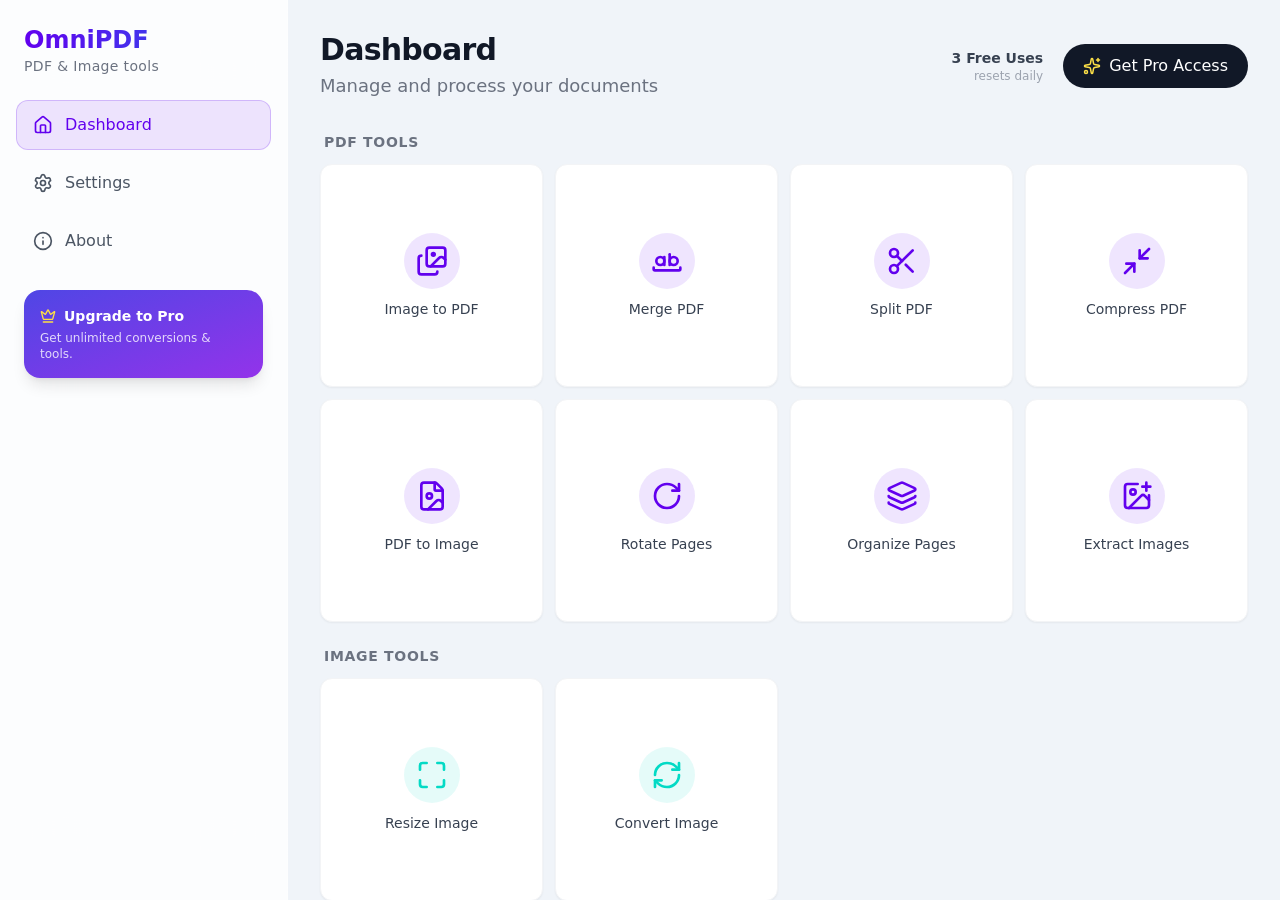
<file: index.html>
<!doctype html>
<html lang="en">
  <head>
    <meta charset="UTF-8" />
    <link rel="icon" type="image/jpeg" href="./logo.jpg" />
    <meta name="viewport" content="width=device-width, initial-scale=1.0" />
    <title>OmniPDF</title>
    <script type="module" crossorigin src="./assets/index-D6THERoc.js"></script>
    <link rel="stylesheet" crossorigin href="./assets/index-CaWhAJYV.css">
  <link rel="manifest" href="./manifest.webmanifest"></head>
  <body>
    <div id="root"></div>
  </body>
</html>
</file>
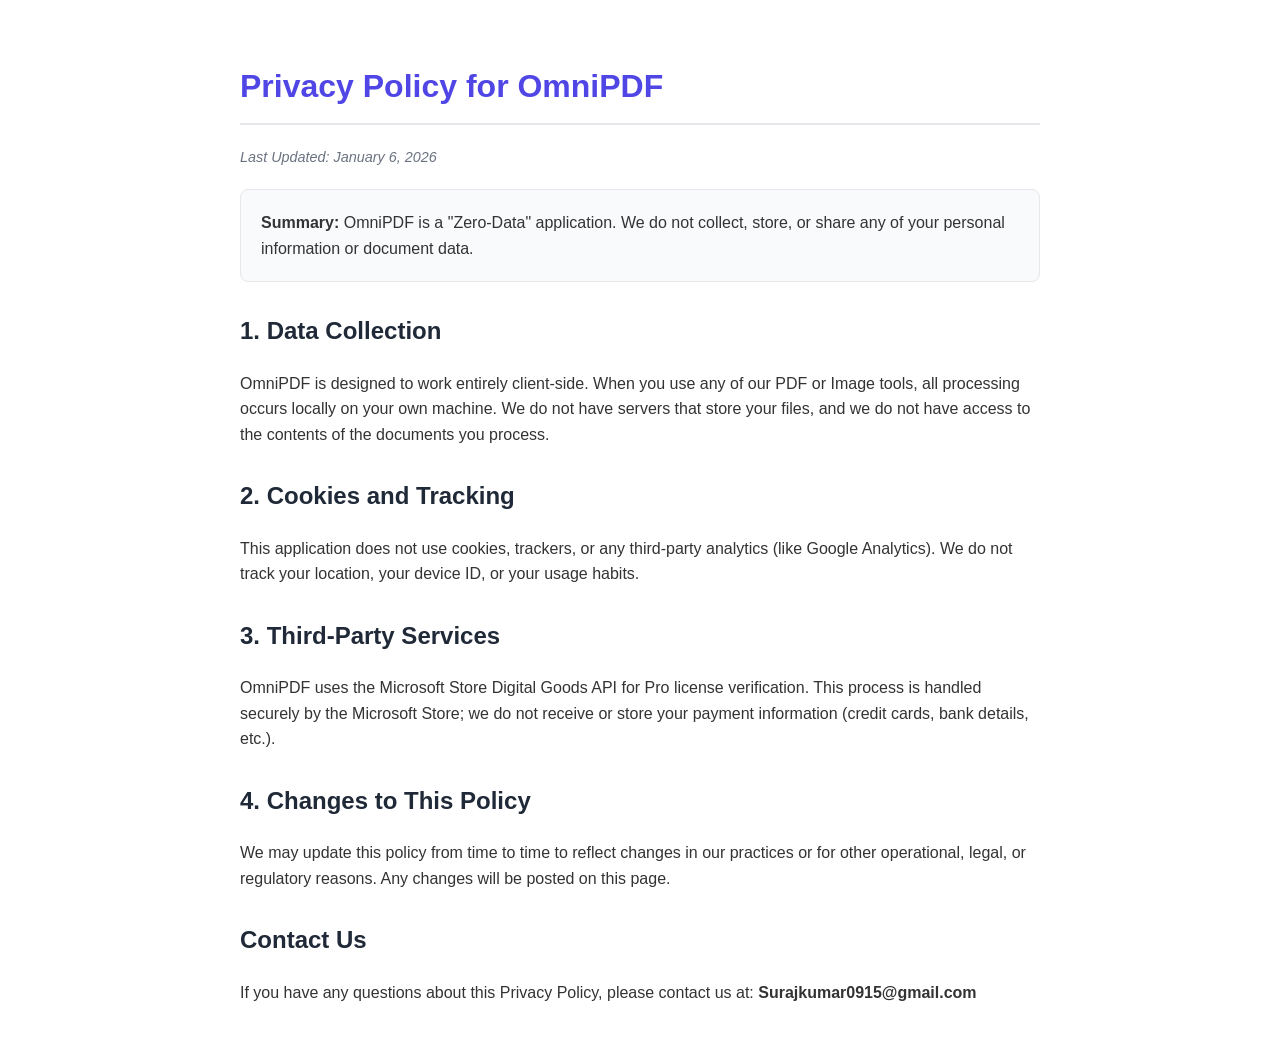
<file: privacy.html>
<!DOCTYPE html>
<html lang="en">

<head>
    <meta charset="UTF-8">
    <meta name="viewport" content="width=device-width, initial-scale=1.0">
    <title>Privacy Policy - OmniPDF</title>
    <style>
        body {
            font-family: -apple-system, BlinkMacSystemFont, "Segoe UI", Roboto, Helvetica, Arial, sans-serif;
            line-height: 1.6;
            max-width: 800px;
            margin: 0 auto;
            padding: 40px 20px;
            color: #333;
        }

        h1 {
            color: #4f46e5;
            border-bottom: 2px solid #e5e7eb;
            padding-bottom: 10px;
        }

        h2 {
            margin-top: 30px;
            color: #1f2937;
        }

        .last-updated {
            color: #6b7280;
            font-style: italic;
            font-size: 0.9em;
        }

        .box {
            background: #f9fafb;
            border: 1px solid #e5e7eb;
            padding: 20px;
            border-radius: 8px;
            margin: 20px 0;
        }
    </style>
</head>

<body>
    <h1>Privacy Policy for OmniPDF</h1>
    <p class="last-updated">Last Updated: January 6, 2026</p>

    <div class="box">
        <strong>Summary:</strong> OmniPDF is a "Zero-Data" application. We do not collect, store, or share any of your
        personal information or document data.
    </div>

    <h2>1. Data Collection</h2>
    <p>OmniPDF is designed to work entirely client-side. When you use any of our PDF or Image tools, all processing
        occurs locally on your own machine. We do not have servers that store your files, and we do not have access to
        the contents of the documents you process.</p>

    <h2>2. Cookies and Tracking</h2>
    <p>This application does not use cookies, trackers, or any third-party analytics (like Google Analytics). We do not
        track your location, your device ID, or your usage habits.</p>

    <h2>3. Third-Party Services</h2>
    <p>OmniPDF uses the Microsoft Store Digital Goods API for Pro license verification. This process is handled securely
        by the Microsoft Store; we do not receive or store your payment information (credit cards, bank details, etc.).
    </p>

    <h2>4. Changes to This Policy</h2>
    <p>We may update this policy from time to time to reflect changes in our practices or for other operational, legal,
        or regulatory reasons. Any changes will be posted on this page.</p>

    <h2>Contact Us</h2>
    <p>If you have any questions about this Privacy Policy, please contact us at:
        <strong>Surajkumar0915@gmail.com</strong></p>
</body>

</html>
</file>
<file: assets/index-CaWhAJYV.css>
*,:before,:after{--tw-border-spacing-x: 0;--tw-border-spacing-y: 0;--tw-translate-x: 0;--tw-translate-y: 0;--tw-rotate: 0;--tw-skew-x: 0;--tw-skew-y: 0;--tw-scale-x: 1;--tw-scale-y: 1;--tw-pan-x: ;--tw-pan-y: ;--tw-pinch-zoom: ;--tw-scroll-snap-strictness: proximity;--tw-gradient-from-position: ;--tw-gradient-via-position: ;--tw-gradient-to-position: ;--tw-ordinal: ;--tw-slashed-zero: ;--tw-numeric-figure: ;--tw-numeric-spacing: ;--tw-numeric-fraction: ;--tw-ring-inset: ;--tw-ring-offset-width: 0px;--tw-ring-offset-color: #fff;--tw-ring-color: rgb(59 130 246 / .5);--tw-ring-offset-shadow: 0 0 #0000;--tw-ring-shadow: 0 0 #0000;--tw-shadow: 0 0 #0000;--tw-shadow-colored: 0 0 #0000;--tw-blur: ;--tw-brightness: ;--tw-contrast: ;--tw-grayscale: ;--tw-hue-rotate: ;--tw-invert: ;--tw-saturate: ;--tw-sepia: ;--tw-drop-shadow: ;--tw-backdrop-blur: ;--tw-backdrop-brightness: ;--tw-backdrop-contrast: ;--tw-backdrop-grayscale: ;--tw-backdrop-hue-rotate: ;--tw-backdrop-invert: ;--tw-backdrop-opacity: ;--tw-backdrop-saturate: ;--tw-backdrop-sepia: ;--tw-contain-size: ;--tw-contain-layout: ;--tw-contain-paint: ;--tw-contain-style: }::backdrop{--tw-border-spacing-x: 0;--tw-border-spacing-y: 0;--tw-translate-x: 0;--tw-translate-y: 0;--tw-rotate: 0;--tw-skew-x: 0;--tw-skew-y: 0;--tw-scale-x: 1;--tw-scale-y: 1;--tw-pan-x: ;--tw-pan-y: ;--tw-pinch-zoom: ;--tw-scroll-snap-strictness: proximity;--tw-gradient-from-position: ;--tw-gradient-via-position: ;--tw-gradient-to-position: ;--tw-ordinal: ;--tw-slashed-zero: ;--tw-numeric-figure: ;--tw-numeric-spacing: ;--tw-numeric-fraction: ;--tw-ring-inset: ;--tw-ring-offset-width: 0px;--tw-ring-offset-color: #fff;--tw-ring-color: rgb(59 130 246 / .5);--tw-ring-offset-shadow: 0 0 #0000;--tw-ring-shadow: 0 0 #0000;--tw-shadow: 0 0 #0000;--tw-shadow-colored: 0 0 #0000;--tw-blur: ;--tw-brightness: ;--tw-contrast: ;--tw-grayscale: ;--tw-hue-rotate: ;--tw-invert: ;--tw-saturate: ;--tw-sepia: ;--tw-drop-shadow: ;--tw-backdrop-blur: ;--tw-backdrop-brightness: ;--tw-backdrop-contrast: ;--tw-backdrop-grayscale: ;--tw-backdrop-hue-rotate: ;--tw-backdrop-invert: ;--tw-backdrop-opacity: ;--tw-backdrop-saturate: ;--tw-backdrop-sepia: ;--tw-contain-size: ;--tw-contain-layout: ;--tw-contain-paint: ;--tw-contain-style: }*,:before,:after{box-sizing:border-box;border-width:0;border-style:solid;border-color:#e5e7eb}:before,:after{--tw-content: ""}html,:host{line-height:1.5;-webkit-text-size-adjust:100%;-moz-tab-size:4;-o-tab-size:4;tab-size:4;font-family:ui-sans-serif,system-ui,sans-serif,"Apple Color Emoji","Segoe UI Emoji",Segoe UI Symbol,"Noto Color Emoji";font-feature-settings:normal;font-variation-settings:normal;-webkit-tap-highlight-color:transparent}body{margin:0;line-height:inherit}hr{height:0;color:inherit;border-top-width:1px}abbr:where([title]){-webkit-text-decoration:underline dotted;text-decoration:underline dotted}h1,h2,h3,h4,h5,h6{font-size:inherit;font-weight:inherit}a{color:inherit;text-decoration:inherit}b,strong{font-weight:bolder}code,kbd,samp,pre{font-family:ui-monospace,SFMono-Regular,Menlo,Monaco,Consolas,Liberation Mono,Courier New,monospace;font-feature-settings:normal;font-variation-settings:normal;font-size:1em}small{font-size:80%}sub,sup{font-size:75%;line-height:0;position:relative;vertical-align:baseline}sub{bottom:-.25em}sup{top:-.5em}table{text-indent:0;border-color:inherit;border-collapse:collapse}button,input,optgroup,select,textarea{font-family:inherit;font-feature-settings:inherit;font-variation-settings:inherit;font-size:100%;font-weight:inherit;line-height:inherit;letter-spacing:inherit;color:inherit;margin:0;padding:0}button,select{text-transform:none}button,input:where([type=button]),input:where([type=reset]),input:where([type=submit]){-webkit-appearance:button;background-color:transparent;background-image:none}:-moz-focusring{outline:auto}:-moz-ui-invalid{box-shadow:none}progress{vertical-align:baseline}::-webkit-inner-spin-button,::-webkit-outer-spin-button{height:auto}[type=search]{-webkit-appearance:textfield;outline-offset:-2px}::-webkit-search-decoration{-webkit-appearance:none}::-webkit-file-upload-button{-webkit-appearance:button;font:inherit}summary{display:list-item}blockquote,dl,dd,h1,h2,h3,h4,h5,h6,hr,figure,p,pre{margin:0}fieldset{margin:0;padding:0}legend{padding:0}ol,ul,menu{list-style:none;margin:0;padding:0}dialog{padding:0}textarea{resize:vertical}input::-moz-placeholder,textarea::-moz-placeholder{opacity:1;color:#9ca3af}input::placeholder,textarea::placeholder{opacity:1;color:#9ca3af}button,[role=button]{cursor:pointer}:disabled{cursor:default}img,svg,video,canvas,audio,iframe,embed,object{display:block;vertical-align:middle}img,video{max-width:100%;height:auto}[hidden]:where(:not([hidden=until-found])){display:none}.pointer-events-none{pointer-events:none}.\!visible{visibility:visible!important}.visible{visibility:visible}.static{position:static}.fixed{position:fixed}.absolute{position:absolute}.relative{position:relative}.sticky{position:sticky}.inset-0{inset:0}.inset-y-0{top:0;bottom:0}.-top-12{top:-3rem}.bottom-0{bottom:0}.bottom-2{bottom:.5rem}.bottom-8{bottom:2rem}.left-0{left:0}.left-2{left:.5rem}.right-0{right:0}.right-2{right:.5rem}.right-4{right:1rem}.right-8{right:2rem}.top-0{top:0}.top-2{top:.5rem}.top-4{top:1rem}.z-10{z-index:10}.z-30{z-index:30}.z-40{z-index:40}.z-50{z-index:50}.mx-auto{margin-left:auto;margin-right:auto}.mb-1{margin-bottom:.25rem}.mb-2{margin-bottom:.5rem}.mb-3{margin-bottom:.75rem}.mb-4{margin-bottom:1rem}.mb-6{margin-bottom:1.5rem}.mb-8{margin-bottom:2rem}.ml-3{margin-left:.75rem}.mr-2{margin-right:.5rem}.mr-3{margin-right:.75rem}.mt-1{margin-top:.25rem}.mt-12{margin-top:3rem}.mt-2{margin-top:.5rem}.mt-4{margin-top:1rem}.mt-auto{margin-top:auto}.block{display:block}.inline-block{display:inline-block}.flex{display:flex}.grid{display:grid}.hidden{display:none}.aspect-\[3\/4\]{aspect-ratio:3/4}.aspect-square{aspect-ratio:1 / 1}.h-14{height:3.5rem}.h-16{height:4rem}.h-3{height:.75rem}.h-4{height:1rem}.h-5{height:1.25rem}.h-6{height:1.5rem}.h-64{height:16rem}.h-full{height:100%}.h-px{height:1px}.h-screen{height:100vh}.max-h-\[85vh\]{max-height:85vh}.max-h-\[90vh\]{max-height:90vh}.min-h-\[600px\]{min-height:600px}.min-h-screen{min-height:100vh}.w-16{width:4rem}.w-5{width:1.25rem}.w-6{width:1.5rem}.w-72{width:18rem}.w-full{width:100%}.max-w-2xl{max-width:42rem}.max-w-5xl{max-width:64rem}.max-w-7xl{max-width:80rem}.max-w-full{max-width:100%}.max-w-md{max-width:28rem}.flex-1{flex:1 1 0%}.-translate-x-full{--tw-translate-x: -100%;transform:translate(var(--tw-translate-x),var(--tw-translate-y)) rotate(var(--tw-rotate)) skew(var(--tw-skew-x)) skewY(var(--tw-skew-y)) scaleX(var(--tw-scale-x)) scaleY(var(--tw-scale-y))}.translate-x-0{--tw-translate-x: 0px;transform:translate(var(--tw-translate-x),var(--tw-translate-y)) rotate(var(--tw-rotate)) skew(var(--tw-skew-x)) skewY(var(--tw-skew-y)) scaleX(var(--tw-scale-x)) scaleY(var(--tw-scale-y))}.rotate-180{--tw-rotate: 180deg;transform:translate(var(--tw-translate-x),var(--tw-translate-y)) rotate(var(--tw-rotate)) skew(var(--tw-skew-x)) skewY(var(--tw-skew-y)) scaleX(var(--tw-scale-x)) scaleY(var(--tw-scale-y))}.transform{transform:translate(var(--tw-translate-x),var(--tw-translate-y)) rotate(var(--tw-rotate)) skew(var(--tw-skew-x)) skewY(var(--tw-skew-y)) scaleX(var(--tw-scale-x)) scaleY(var(--tw-scale-y))}@keyframes bounce{0%,to{transform:translateY(-25%);animation-timing-function:cubic-bezier(.8,0,1,1)}50%{transform:none;animation-timing-function:cubic-bezier(0,0,.2,1)}}.animate-bounce{animation:bounce 1s infinite}@keyframes spin{to{transform:rotate(360deg)}}.animate-spin{animation:spin 1s linear infinite}.cursor-grab{cursor:grab}.cursor-not-allowed{cursor:not-allowed}.cursor-pointer{cursor:pointer}.select-none{-webkit-user-select:none;-moz-user-select:none;user-select:none}.resize{resize:both}.list-inside{list-style-position:inside}.list-disc{list-style-type:disc}.grid-cols-1{grid-template-columns:repeat(1,minmax(0,1fr))}.grid-cols-2{grid-template-columns:repeat(2,minmax(0,1fr))}.grid-cols-3{grid-template-columns:repeat(3,minmax(0,1fr))}.flex-col{flex-direction:column}.items-start{align-items:flex-start}.items-end{align-items:flex-end}.items-center{align-items:center}.justify-end{justify-content:flex-end}.justify-center{justify-content:center}.justify-between{justify-content:space-between}.gap-2{gap:.5rem}.gap-3{gap:.75rem}.gap-4{gap:1rem}.gap-6{gap:1.5rem}.gap-8{gap:2rem}.space-y-1>:not([hidden])~:not([hidden]){--tw-space-y-reverse: 0;margin-top:calc(.25rem * calc(1 - var(--tw-space-y-reverse)));margin-bottom:calc(.25rem * var(--tw-space-y-reverse))}.space-y-2>:not([hidden])~:not([hidden]){--tw-space-y-reverse: 0;margin-top:calc(.5rem * calc(1 - var(--tw-space-y-reverse)));margin-bottom:calc(.5rem * var(--tw-space-y-reverse))}.space-y-4>:not([hidden])~:not([hidden]){--tw-space-y-reverse: 0;margin-top:calc(1rem * calc(1 - var(--tw-space-y-reverse)));margin-bottom:calc(1rem * var(--tw-space-y-reverse))}.space-y-6>:not([hidden])~:not([hidden]){--tw-space-y-reverse: 0;margin-top:calc(1.5rem * calc(1 - var(--tw-space-y-reverse)));margin-bottom:calc(1.5rem * var(--tw-space-y-reverse))}.overflow-hidden{overflow:hidden}.overflow-y-auto{overflow-y:auto}.scroll-smooth{scroll-behavior:smooth}.truncate{overflow:hidden;text-overflow:ellipsis;white-space:nowrap}.rounded{border-radius:.25rem}.rounded-2xl{border-radius:1rem}.rounded-3xl{border-radius:1.5rem}.rounded-full{border-radius:9999px}.rounded-lg{border-radius:.5rem}.rounded-xl{border-radius:.75rem}.rounded-tl{border-top-left-radius:.25rem}.border{border-width:1px}.border-2{border-width:2px}.border-b{border-bottom-width:1px}.border-r{border-right-width:1px}.border-t{border-top-width:1px}.border-dashed{border-style:dashed}.border-amber-100{--tw-border-opacity: 1;border-color:rgb(254 243 199 / var(--tw-border-opacity, 1))}.border-amber-200{--tw-border-opacity: 1;border-color:rgb(253 230 138 / var(--tw-border-opacity, 1))}.border-blue-500{--tw-border-opacity: 1;border-color:rgb(59 130 246 / var(--tw-border-opacity, 1))}.border-gray-100{--tw-border-opacity: 1;border-color:rgb(243 244 246 / var(--tw-border-opacity, 1))}.border-gray-200{--tw-border-opacity: 1;border-color:rgb(229 231 235 / var(--tw-border-opacity, 1))}.border-gray-300{--tw-border-opacity: 1;border-color:rgb(209 213 219 / var(--tw-border-opacity, 1))}.border-gray-400{--tw-border-opacity: 1;border-color:rgb(156 163 175 / var(--tw-border-opacity, 1))}.border-gray-50{--tw-border-opacity: 1;border-color:rgb(249 250 251 / var(--tw-border-opacity, 1))}.border-green-200{--tw-border-opacity: 1;border-color:rgb(187 247 208 / var(--tw-border-opacity, 1))}.border-primary{--tw-border-opacity: 1;border-color:rgb(98 0 238 / var(--tw-border-opacity, 1))}.border-primary\/20{border-color:#6200ee33}.border-transparent{border-color:transparent}.border-white\/20{border-color:#fff3}.bg-\[\#F0F4F9\]{--tw-bg-opacity: 1;background-color:rgb(240 244 249 / var(--tw-bg-opacity, 1))}.bg-amber-50{--tw-bg-opacity: 1;background-color:rgb(255 251 235 / var(--tw-bg-opacity, 1))}.bg-black\/10{background-color:#0000001a}.bg-black\/20{background-color:#0003}.bg-black\/40{background-color:#0006}.bg-black\/50{background-color:#00000080}.bg-black\/60{background-color:#0009}.bg-black\/80{background-color:#000c}.bg-blue-500{--tw-bg-opacity: 1;background-color:rgb(59 130 246 / var(--tw-bg-opacity, 1))}.bg-gray-100{--tw-bg-opacity: 1;background-color:rgb(243 244 246 / var(--tw-bg-opacity, 1))}.bg-gray-300{--tw-bg-opacity: 1;background-color:rgb(209 213 219 / var(--tw-bg-opacity, 1))}.bg-gray-400{--tw-bg-opacity: 1;background-color:rgb(156 163 175 / var(--tw-bg-opacity, 1))}.bg-gray-50{--tw-bg-opacity: 1;background-color:rgb(249 250 251 / var(--tw-bg-opacity, 1))}.bg-gray-800{--tw-bg-opacity: 1;background-color:rgb(31 41 55 / var(--tw-bg-opacity, 1))}.bg-gray-900{--tw-bg-opacity: 1;background-color:rgb(17 24 39 / var(--tw-bg-opacity, 1))}.bg-green-100{--tw-bg-opacity: 1;background-color:rgb(220 252 231 / var(--tw-bg-opacity, 1))}.bg-green-50{--tw-bg-opacity: 1;background-color:rgb(240 253 244 / var(--tw-bg-opacity, 1))}.bg-green-600{--tw-bg-opacity: 1;background-color:rgb(22 163 74 / var(--tw-bg-opacity, 1))}.bg-primary{--tw-bg-opacity: 1;background-color:rgb(98 0 238 / var(--tw-bg-opacity, 1))}.bg-primary\/10{background-color:#6200ee1a}.bg-primary\/5{background-color:#6200ee0d}.bg-red-500{--tw-bg-opacity: 1;background-color:rgb(239 68 68 / var(--tw-bg-opacity, 1))}.bg-secondary\/10{background-color:#03dac51a}.bg-slate-900{--tw-bg-opacity: 1;background-color:rgb(15 23 42 / var(--tw-bg-opacity, 1))}.bg-white{--tw-bg-opacity: 1;background-color:rgb(255 255 255 / var(--tw-bg-opacity, 1))}.bg-white\/20{background-color:#fff3}.bg-white\/80{background-color:#fffc}.bg-white\/90{background-color:#ffffffe6}.bg-yellow-50{--tw-bg-opacity: 1;background-color:rgb(254 252 232 / var(--tw-bg-opacity, 1))}.bg-opacity-10{--tw-bg-opacity: .1}.bg-gradient-to-br{background-image:linear-gradient(to bottom right,var(--tw-gradient-stops))}.bg-gradient-to-r{background-image:linear-gradient(to right,var(--tw-gradient-stops))}.from-indigo-600{--tw-gradient-from: #4f46e5 var(--tw-gradient-from-position);--tw-gradient-to: rgb(79 70 229 / 0) var(--tw-gradient-to-position);--tw-gradient-stops: var(--tw-gradient-from), var(--tw-gradient-to)}.from-primary{--tw-gradient-from: #6200EE var(--tw-gradient-from-position);--tw-gradient-to: rgb(98 0 238 / 0) var(--tw-gradient-to-position);--tw-gradient-stops: var(--tw-gradient-from), var(--tw-gradient-to)}.from-yellow-50{--tw-gradient-from: #fefce8 var(--tw-gradient-from-position);--tw-gradient-to: rgb(254 252 232 / 0) var(--tw-gradient-to-position);--tw-gradient-stops: var(--tw-gradient-from), var(--tw-gradient-to)}.to-amber-50{--tw-gradient-to: #fffbeb var(--tw-gradient-to-position)}.to-blue-600{--tw-gradient-to: #2563eb var(--tw-gradient-to-position)}.to-purple-600{--tw-gradient-to: #9333ea var(--tw-gradient-to-position)}.to-purple-700{--tw-gradient-to: #7e22ce var(--tw-gradient-to-position)}.bg-clip-text{-webkit-background-clip:text;background-clip:text}.fill-amber-500{fill:#f59e0b}.object-contain{-o-object-fit:contain;object-fit:contain}.p-1{padding:.25rem}.p-1\.5{padding:.375rem}.p-2{padding:.5rem}.p-3{padding:.75rem}.p-4{padding:1rem}.p-6{padding:1.5rem}.p-8{padding:2rem}.px-1{padding-left:.25rem;padding-right:.25rem}.px-2{padding-left:.5rem;padding-right:.5rem}.px-3{padding-left:.75rem;padding-right:.75rem}.px-4{padding-left:1rem;padding-right:1rem}.px-5{padding-left:1.25rem;padding-right:1.25rem}.px-6{padding-left:1.5rem;padding-right:1.5rem}.px-8{padding-left:2rem;padding-right:2rem}.py-0\.5{padding-top:.125rem;padding-bottom:.125rem}.py-1{padding-top:.25rem;padding-bottom:.25rem}.py-2{padding-top:.5rem;padding-bottom:.5rem}.py-2\.5{padding-top:.625rem;padding-bottom:.625rem}.py-24{padding-top:6rem;padding-bottom:6rem}.py-3{padding-top:.75rem;padding-bottom:.75rem}.py-4{padding-top:1rem;padding-bottom:1rem}.py-8{padding-top:2rem;padding-bottom:2rem}.pb-16{padding-bottom:4rem}.pb-4{padding-bottom:1rem}.pt-10{padding-top:2.5rem}.pt-4{padding-top:1rem}.text-left{text-align:left}.text-center{text-align:center}.text-right{text-align:right}.font-mono{font-family:ui-monospace,SFMono-Regular,Menlo,Monaco,Consolas,Liberation Mono,Courier New,monospace}.font-sans{font-family:ui-sans-serif,system-ui,sans-serif,"Apple Color Emoji","Segoe UI Emoji",Segoe UI Symbol,"Noto Color Emoji"}.text-2xl{font-size:1.5rem;line-height:2rem}.text-3xl{font-size:1.875rem;line-height:2.25rem}.text-4xl{font-size:2.25rem;line-height:2.5rem}.text-\[10px\]{font-size:10px}.text-lg{font-size:1.125rem;line-height:1.75rem}.text-sm{font-size:.875rem;line-height:1.25rem}.text-xl{font-size:1.25rem;line-height:1.75rem}.text-xs{font-size:.75rem;line-height:1rem}.font-black{font-weight:900}.font-bold{font-weight:700}.font-medium{font-weight:500}.font-semibold{font-weight:600}.uppercase{text-transform:uppercase}.leading-relaxed{line-height:1.625}.leading-tight{line-height:1.25}.tracking-tight{letter-spacing:-.025em}.tracking-wide{letter-spacing:.025em}.tracking-wider{letter-spacing:.05em}.text-amber-500{--tw-text-opacity: 1;color:rgb(245 158 11 / var(--tw-text-opacity, 1))}.text-amber-800{--tw-text-opacity: 1;color:rgb(146 64 14 / var(--tw-text-opacity, 1))}.text-gray-300{--tw-text-opacity: 1;color:rgb(209 213 219 / var(--tw-text-opacity, 1))}.text-gray-400{--tw-text-opacity: 1;color:rgb(156 163 175 / var(--tw-text-opacity, 1))}.text-gray-500{--tw-text-opacity: 1;color:rgb(107 114 128 / var(--tw-text-opacity, 1))}.text-gray-600{--tw-text-opacity: 1;color:rgb(75 85 99 / var(--tw-text-opacity, 1))}.text-gray-700{--tw-text-opacity: 1;color:rgb(55 65 81 / var(--tw-text-opacity, 1))}.text-gray-800{--tw-text-opacity: 1;color:rgb(31 41 55 / var(--tw-text-opacity, 1))}.text-gray-900{--tw-text-opacity: 1;color:rgb(17 24 39 / var(--tw-text-opacity, 1))}.text-green-500{--tw-text-opacity: 1;color:rgb(34 197 94 / var(--tw-text-opacity, 1))}.text-green-600{--tw-text-opacity: 1;color:rgb(22 163 74 / var(--tw-text-opacity, 1))}.text-green-700{--tw-text-opacity: 1;color:rgb(21 128 61 / var(--tw-text-opacity, 1))}.text-green-800{--tw-text-opacity: 1;color:rgb(22 101 52 / var(--tw-text-opacity, 1))}.text-indigo-100{--tw-text-opacity: 1;color:rgb(224 231 255 / var(--tw-text-opacity, 1))}.text-primary{--tw-text-opacity: 1;color:rgb(98 0 238 / var(--tw-text-opacity, 1))}.text-secondary{--tw-text-opacity: 1;color:rgb(3 218 197 / var(--tw-text-opacity, 1))}.text-transparent{color:transparent}.text-white{--tw-text-opacity: 1;color:rgb(255 255 255 / var(--tw-text-opacity, 1))}.text-white\/80{color:#fffc}.text-yellow-300{--tw-text-opacity: 1;color:rgb(253 224 71 / var(--tw-text-opacity, 1))}.text-yellow-800{--tw-text-opacity: 1;color:rgb(133 77 14 / var(--tw-text-opacity, 1))}.opacity-0{opacity:0}.opacity-70{opacity:.7}.opacity-80{opacity:.8}.shadow{--tw-shadow: 0 1px 3px 0 rgb(0 0 0 / .1), 0 1px 2px -1px rgb(0 0 0 / .1);--tw-shadow-colored: 0 1px 3px 0 var(--tw-shadow-color), 0 1px 2px -1px var(--tw-shadow-color);box-shadow:var(--tw-ring-offset-shadow, 0 0 #0000),var(--tw-ring-shadow, 0 0 #0000),var(--tw-shadow)}.shadow-2xl{--tw-shadow: 0 25px 50px -12px rgb(0 0 0 / .25);--tw-shadow-colored: 0 25px 50px -12px var(--tw-shadow-color);box-shadow:var(--tw-ring-offset-shadow, 0 0 #0000),var(--tw-ring-shadow, 0 0 #0000),var(--tw-shadow)}.shadow-inner{--tw-shadow: inset 0 2px 4px 0 rgb(0 0 0 / .05);--tw-shadow-colored: inset 0 2px 4px 0 var(--tw-shadow-color);box-shadow:var(--tw-ring-offset-shadow, 0 0 #0000),var(--tw-ring-shadow, 0 0 #0000),var(--tw-shadow)}.shadow-lg{--tw-shadow: 0 10px 15px -3px rgb(0 0 0 / .1), 0 4px 6px -4px rgb(0 0 0 / .1);--tw-shadow-colored: 0 10px 15px -3px var(--tw-shadow-color), 0 4px 6px -4px var(--tw-shadow-color);box-shadow:var(--tw-ring-offset-shadow, 0 0 #0000),var(--tw-ring-shadow, 0 0 #0000),var(--tw-shadow)}.shadow-md{--tw-shadow: 0 4px 6px -1px rgb(0 0 0 / .1), 0 2px 4px -2px rgb(0 0 0 / .1);--tw-shadow-colored: 0 4px 6px -1px var(--tw-shadow-color), 0 2px 4px -2px var(--tw-shadow-color);box-shadow:var(--tw-ring-offset-shadow, 0 0 #0000),var(--tw-ring-shadow, 0 0 #0000),var(--tw-shadow)}.shadow-sm{--tw-shadow: 0 1px 2px 0 rgb(0 0 0 / .05);--tw-shadow-colored: 0 1px 2px 0 var(--tw-shadow-color);box-shadow:var(--tw-ring-offset-shadow, 0 0 #0000),var(--tw-ring-shadow, 0 0 #0000),var(--tw-shadow)}.shadow-xl{--tw-shadow: 0 20px 25px -5px rgb(0 0 0 / .1), 0 8px 10px -6px rgb(0 0 0 / .1);--tw-shadow-colored: 0 20px 25px -5px var(--tw-shadow-color), 0 8px 10px -6px var(--tw-shadow-color);box-shadow:var(--tw-ring-offset-shadow, 0 0 #0000),var(--tw-ring-shadow, 0 0 #0000),var(--tw-shadow)}.ring-1{--tw-ring-offset-shadow: var(--tw-ring-inset) 0 0 0 var(--tw-ring-offset-width) var(--tw-ring-offset-color);--tw-ring-shadow: var(--tw-ring-inset) 0 0 0 calc(1px + var(--tw-ring-offset-width)) var(--tw-ring-color);box-shadow:var(--tw-ring-offset-shadow),var(--tw-ring-shadow),var(--tw-shadow, 0 0 #0000)}.ring-2{--tw-ring-offset-shadow: var(--tw-ring-inset) 0 0 0 var(--tw-ring-offset-width) var(--tw-ring-offset-color);--tw-ring-shadow: var(--tw-ring-inset) 0 0 0 calc(2px + var(--tw-ring-offset-width)) var(--tw-ring-color);box-shadow:var(--tw-ring-offset-shadow),var(--tw-ring-shadow),var(--tw-shadow, 0 0 #0000)}.ring-primary{--tw-ring-opacity: 1;--tw-ring-color: rgb(98 0 238 / var(--tw-ring-opacity, 1))}.ring-primary\/20{--tw-ring-color: rgb(98 0 238 / .2)}.filter{filter:var(--tw-blur) var(--tw-brightness) var(--tw-contrast) var(--tw-grayscale) var(--tw-hue-rotate) var(--tw-invert) var(--tw-saturate) var(--tw-sepia) var(--tw-drop-shadow)}.backdrop-blur-2xl{--tw-backdrop-blur: blur(40px);-webkit-backdrop-filter:var(--tw-backdrop-blur) var(--tw-backdrop-brightness) var(--tw-backdrop-contrast) var(--tw-backdrop-grayscale) var(--tw-backdrop-hue-rotate) var(--tw-backdrop-invert) var(--tw-backdrop-opacity) var(--tw-backdrop-saturate) var(--tw-backdrop-sepia);backdrop-filter:var(--tw-backdrop-blur) var(--tw-backdrop-brightness) var(--tw-backdrop-contrast) var(--tw-backdrop-grayscale) var(--tw-backdrop-hue-rotate) var(--tw-backdrop-invert) var(--tw-backdrop-opacity) var(--tw-backdrop-saturate) var(--tw-backdrop-sepia)}.backdrop-blur-md{--tw-backdrop-blur: blur(12px);-webkit-backdrop-filter:var(--tw-backdrop-blur) var(--tw-backdrop-brightness) var(--tw-backdrop-contrast) var(--tw-backdrop-grayscale) var(--tw-backdrop-hue-rotate) var(--tw-backdrop-invert) var(--tw-backdrop-opacity) var(--tw-backdrop-saturate) var(--tw-backdrop-sepia);backdrop-filter:var(--tw-backdrop-blur) var(--tw-backdrop-brightness) var(--tw-backdrop-contrast) var(--tw-backdrop-grayscale) var(--tw-backdrop-hue-rotate) var(--tw-backdrop-invert) var(--tw-backdrop-opacity) var(--tw-backdrop-saturate) var(--tw-backdrop-sepia)}.backdrop-blur-sm{--tw-backdrop-blur: blur(4px);-webkit-backdrop-filter:var(--tw-backdrop-blur) var(--tw-backdrop-brightness) var(--tw-backdrop-contrast) var(--tw-backdrop-grayscale) var(--tw-backdrop-hue-rotate) var(--tw-backdrop-invert) var(--tw-backdrop-opacity) var(--tw-backdrop-saturate) var(--tw-backdrop-sepia);backdrop-filter:var(--tw-backdrop-blur) var(--tw-backdrop-brightness) var(--tw-backdrop-contrast) var(--tw-backdrop-grayscale) var(--tw-backdrop-hue-rotate) var(--tw-backdrop-invert) var(--tw-backdrop-opacity) var(--tw-backdrop-saturate) var(--tw-backdrop-sepia)}.transition{transition-property:color,background-color,border-color,text-decoration-color,fill,stroke,opacity,box-shadow,transform,filter,backdrop-filter;transition-timing-function:cubic-bezier(.4,0,.2,1);transition-duration:.15s}.transition-all{transition-property:all;transition-timing-function:cubic-bezier(.4,0,.2,1);transition-duration:.15s}.transition-colors{transition-property:color,background-color,border-color,text-decoration-color,fill,stroke;transition-timing-function:cubic-bezier(.4,0,.2,1);transition-duration:.15s}.transition-opacity{transition-property:opacity;transition-timing-function:cubic-bezier(.4,0,.2,1);transition-duration:.15s}.transition-transform{transition-property:transform;transition-timing-function:cubic-bezier(.4,0,.2,1);transition-duration:.15s}.duration-200{transition-duration:.2s}.duration-300{transition-duration:.3s}.ease-in-out{transition-timing-function:cubic-bezier(.4,0,.2,1)}.ease-out{transition-timing-function:cubic-bezier(0,0,.2,1)}:root{font-family:Inter,system-ui,Avenir,Helvetica,Arial,sans-serif;background-color:#f5f5f5;color:#000}body{margin:0;min-height:100vh}.hover\:scale-105:hover{--tw-scale-x: 1.05;--tw-scale-y: 1.05;transform:translate(var(--tw-translate-x),var(--tw-translate-y)) rotate(var(--tw-rotate)) skew(var(--tw-skew-x)) skewY(var(--tw-skew-y)) scaleX(var(--tw-scale-x)) scaleY(var(--tw-scale-y))}.hover\:scale-\[1\.02\]:hover{--tw-scale-x: 1.02;--tw-scale-y: 1.02;transform:translate(var(--tw-translate-x),var(--tw-translate-y)) rotate(var(--tw-rotate)) skew(var(--tw-skew-x)) skewY(var(--tw-skew-y)) scaleX(var(--tw-scale-x)) scaleY(var(--tw-scale-y))}.hover\:border-gray-300:hover{--tw-border-opacity: 1;border-color:rgb(209 213 219 / var(--tw-border-opacity, 1))}.hover\:bg-black\/5:hover{background-color:#0000000d}.hover\:bg-blue-50:hover{--tw-bg-opacity: 1;background-color:rgb(239 246 255 / var(--tw-bg-opacity, 1))}.hover\:bg-gray-100:hover{--tw-bg-opacity: 1;background-color:rgb(243 244 246 / var(--tw-bg-opacity, 1))}.hover\:bg-gray-200:hover{--tw-bg-opacity: 1;background-color:rgb(229 231 235 / var(--tw-bg-opacity, 1))}.hover\:bg-gray-50:hover{--tw-bg-opacity: 1;background-color:rgb(249 250 251 / var(--tw-bg-opacity, 1))}.hover\:bg-gray-800:hover{--tw-bg-opacity: 1;background-color:rgb(31 41 55 / var(--tw-bg-opacity, 1))}.hover\:bg-green-700:hover{--tw-bg-opacity: 1;background-color:rgb(21 128 61 / var(--tw-bg-opacity, 1))}.hover\:bg-primaryDark:hover{--tw-bg-opacity: 1;background-color:rgb(55 0 179 / var(--tw-bg-opacity, 1))}.hover\:bg-red-600:hover{--tw-bg-opacity: 1;background-color:rgb(220 38 38 / var(--tw-bg-opacity, 1))}.hover\:bg-slate-800:hover{--tw-bg-opacity: 1;background-color:rgb(30 41 59 / var(--tw-bg-opacity, 1))}.hover\:bg-white:hover{--tw-bg-opacity: 1;background-color:rgb(255 255 255 / var(--tw-bg-opacity, 1))}.hover\:text-blue-600:hover{--tw-text-opacity: 1;color:rgb(37 99 235 / var(--tw-text-opacity, 1))}.hover\:text-gray-300:hover{--tw-text-opacity: 1;color:rgb(209 213 219 / var(--tw-text-opacity, 1))}.hover\:text-gray-600:hover{--tw-text-opacity: 1;color:rgb(75 85 99 / var(--tw-text-opacity, 1))}.hover\:text-primary:hover{--tw-text-opacity: 1;color:rgb(98 0 238 / var(--tw-text-opacity, 1))}.hover\:opacity-100:hover{opacity:1}.hover\:shadow-lg:hover{--tw-shadow: 0 10px 15px -3px rgb(0 0 0 / .1), 0 4px 6px -4px rgb(0 0 0 / .1);--tw-shadow-colored: 0 10px 15px -3px var(--tw-shadow-color), 0 4px 6px -4px var(--tw-shadow-color);box-shadow:var(--tw-ring-offset-shadow, 0 0 #0000),var(--tw-ring-shadow, 0 0 #0000),var(--tw-shadow)}.hover\:shadow-md:hover{--tw-shadow: 0 4px 6px -1px rgb(0 0 0 / .1), 0 2px 4px -2px rgb(0 0 0 / .1);--tw-shadow-colored: 0 4px 6px -1px var(--tw-shadow-color), 0 2px 4px -2px var(--tw-shadow-color);box-shadow:var(--tw-ring-offset-shadow, 0 0 #0000),var(--tw-ring-shadow, 0 0 #0000),var(--tw-shadow)}.hover\:shadow-xl:hover{--tw-shadow: 0 20px 25px -5px rgb(0 0 0 / .1), 0 8px 10px -6px rgb(0 0 0 / .1);--tw-shadow-colored: 0 20px 25px -5px var(--tw-shadow-color), 0 8px 10px -6px var(--tw-shadow-color);box-shadow:var(--tw-ring-offset-shadow, 0 0 #0000),var(--tw-ring-shadow, 0 0 #0000),var(--tw-shadow)}.hover\:shadow-indigo-500\/30:hover{--tw-shadow-color: rgb(99 102 241 / .3);--tw-shadow: var(--tw-shadow-colored)}.active\:scale-95:active{--tw-scale-x: .95;--tw-scale-y: .95;transform:translate(var(--tw-translate-x),var(--tw-translate-y)) rotate(var(--tw-rotate)) skew(var(--tw-skew-x)) skewY(var(--tw-skew-y)) scaleX(var(--tw-scale-x)) scaleY(var(--tw-scale-y))}.active\:scale-\[0\.98\]:active{--tw-scale-x: .98;--tw-scale-y: .98;transform:translate(var(--tw-translate-x),var(--tw-translate-y)) rotate(var(--tw-rotate)) skew(var(--tw-skew-x)) skewY(var(--tw-skew-y)) scaleX(var(--tw-scale-x)) scaleY(var(--tw-scale-y))}.active\:cursor-grabbing:active{cursor:grabbing}.disabled\:cursor-not-allowed:disabled{cursor:not-allowed}.disabled\:opacity-70:disabled{opacity:.7}.group:hover .group-hover\:opacity-100{opacity:1}.dark\:border-gray-700:is(.dark *){--tw-border-opacity: 1;border-color:rgb(55 65 81 / var(--tw-border-opacity, 1))}.dark\:border-primary\/30:is(.dark *){border-color:#6200ee4d}.dark\:bg-gray-700:is(.dark *){--tw-bg-opacity: 1;background-color:rgb(55 65 81 / var(--tw-bg-opacity, 1))}.dark\:bg-gray-800:is(.dark *){--tw-bg-opacity: 1;background-color:rgb(31 41 55 / var(--tw-bg-opacity, 1))}.dark\:bg-gray-800\/80:is(.dark *){background-color:#1f2937cc}.dark\:bg-gray-900:is(.dark *){--tw-bg-opacity: 1;background-color:rgb(17 24 39 / var(--tw-bg-opacity, 1))}.dark\:bg-primary\/20:is(.dark *){background-color:#6200ee33}.dark\:bg-opacity-20:is(.dark *){--tw-bg-opacity: .2}.dark\:text-gray-100:is(.dark *){--tw-text-opacity: 1;color:rgb(243 244 246 / var(--tw-text-opacity, 1))}.dark\:text-gray-200:is(.dark *){--tw-text-opacity: 1;color:rgb(229 231 235 / var(--tw-text-opacity, 1))}.dark\:text-gray-300:is(.dark *){--tw-text-opacity: 1;color:rgb(209 213 219 / var(--tw-text-opacity, 1))}.dark\:text-gray-400:is(.dark *){--tw-text-opacity: 1;color:rgb(156 163 175 / var(--tw-text-opacity, 1))}.dark\:text-white:is(.dark *){--tw-text-opacity: 1;color:rgb(255 255 255 / var(--tw-text-opacity, 1))}.dark\:hover\:border-gray-600:hover:is(.dark *){--tw-border-opacity: 1;border-color:rgb(75 85 99 / var(--tw-border-opacity, 1))}.dark\:hover\:bg-gray-700:hover:is(.dark *){--tw-bg-opacity: 1;background-color:rgb(55 65 81 / var(--tw-bg-opacity, 1))}@media(min-width:640px){.sm\:grid-cols-4{grid-template-columns:repeat(4,minmax(0,1fr))}}@media(min-width:768px){.md\:static{position:static}.md\:flex{display:flex}.md\:hidden{display:none}.md\:translate-x-0{--tw-translate-x: 0px;transform:translate(var(--tw-translate-x),var(--tw-translate-y)) rotate(var(--tw-rotate)) skew(var(--tw-skew-x)) skewY(var(--tw-skew-y)) scaleX(var(--tw-scale-x)) scaleY(var(--tw-scale-y))}.md\:grid-cols-2{grid-template-columns:repeat(2,minmax(0,1fr))}.md\:grid-cols-3{grid-template-columns:repeat(3,minmax(0,1fr))}.md\:grid-cols-4{grid-template-columns:repeat(4,minmax(0,1fr))}.md\:p-8{padding:2rem}.md\:shadow-none{--tw-shadow: 0 0 #0000;--tw-shadow-colored: 0 0 #0000;box-shadow:var(--tw-ring-offset-shadow, 0 0 #0000),var(--tw-ring-shadow, 0 0 #0000),var(--tw-shadow)}}@media(min-width:1024px){.lg\:grid-cols-3{grid-template-columns:repeat(3,minmax(0,1fr))}.lg\:grid-cols-4{grid-template-columns:repeat(4,minmax(0,1fr))}.lg\:grid-cols-5{grid-template-columns:repeat(5,minmax(0,1fr))}}@media(min-width:1280px){.xl\:grid-cols-4{grid-template-columns:repeat(4,minmax(0,1fr))}.xl\:grid-cols-5{grid-template-columns:repeat(5,minmax(0,1fr))}}
</file>
